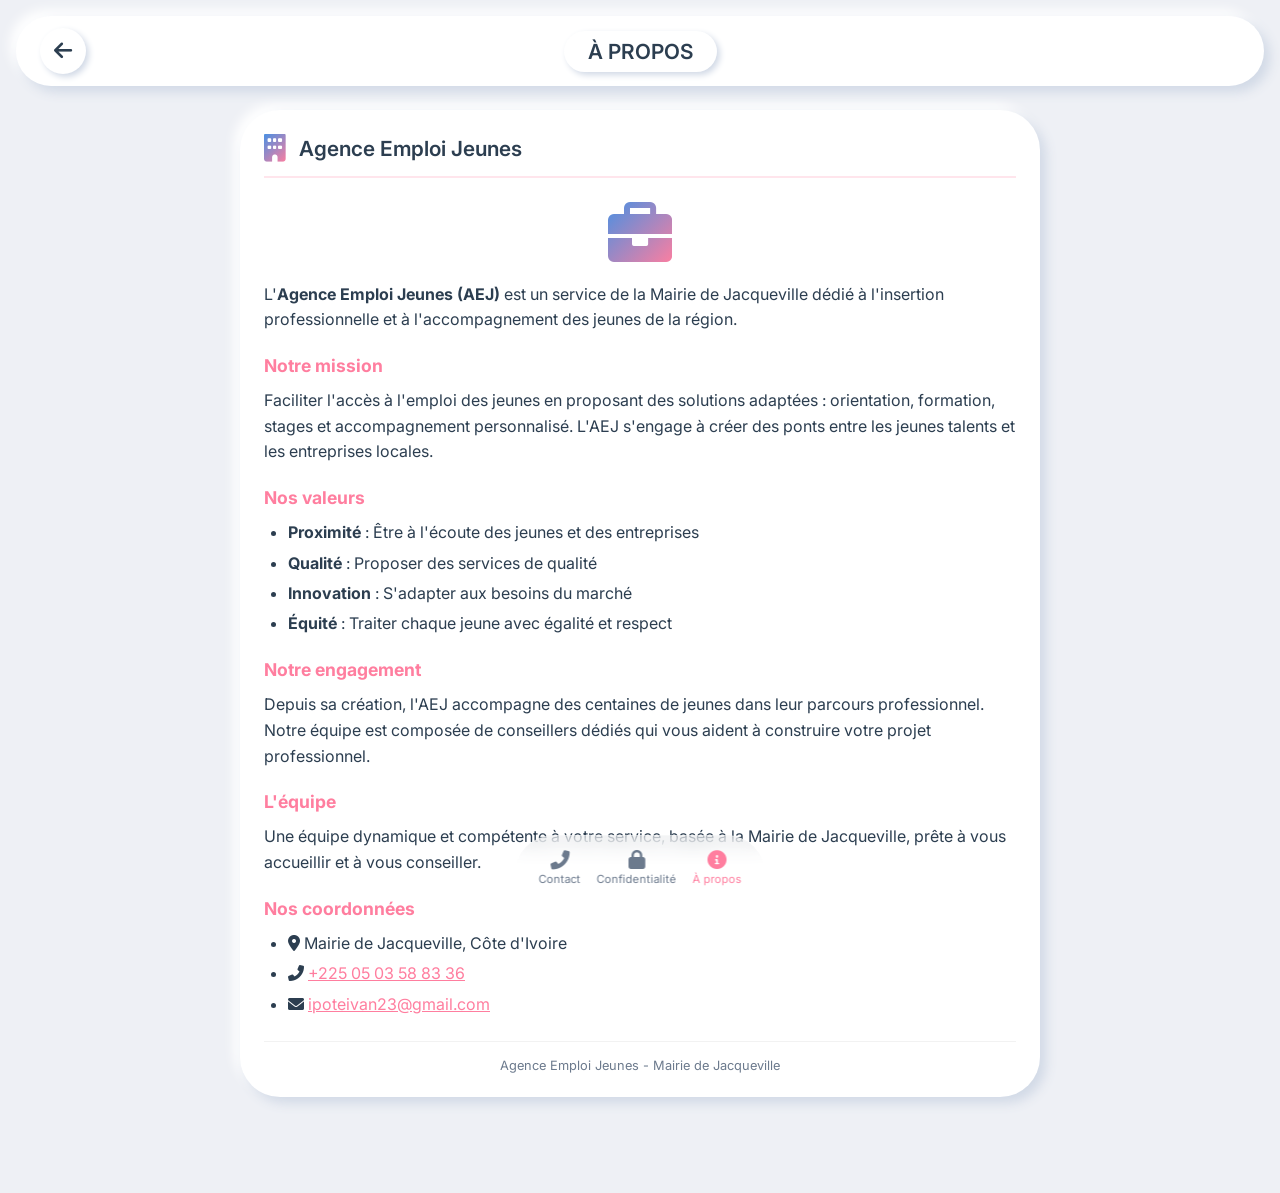
<file: apropos.html>
<!DOCTYPE html>
<html lang="fr">
<head>
  <meta charset="UTF-8">
  <meta name="viewport" content="width=device-width, initial-scale=1.0, maximum-scale=5.0">
  
  <!-- SEO - Titre optimisé -->
  <title>AEJ Stagiaire • À propos - Agence Emploi Jeunes</title>
  
  <!-- SEO - Meta description -->
  <meta name="description" content="Découvrez l'Agence Emploi Jeunes (AEJ) de Jacqueville, Côte d'Ivoire. Notre mission, nos valeurs et notre engagement pour l'insertion professionnelle des jeunes.">
  <meta name="keywords" content="AEJ, Agence Emploi Jeunes, Jacqueville, Côte d'Ivoire, insertion professionnelle, emploi jeunes, stagiaire">
  <meta name="author" content="Agence Emploi Jeunes">
  <meta name="robots" content="index, follow">
  
  <!-- Open Graph / Facebook -->
  <meta property="og:type" content="website">
  <meta property="og:url" content="https://ivan-26work.github.io/ma-fiche-aej/apropos.html">
  <meta property="og:title" content="AEJ - À propos | Agence Emploi Jeunes">
  <meta property="og:description" content="Découvrez l'Agence Emploi Jeunes de Jacqueville, Côte d'Ivoire. Notre mission, nos valeurs et notre engagement pour l'insertion professionnelle des jeunes.">
  <meta property="og:image" content="https://ivan-26work.github.io/ma-fiche-aej/assets/logo.png">
  <meta property="og:image:width" content="512">
  <meta property="og:image:height" content="512">
  <meta property="og:site_name" content="AEJ Espace Stagiaire">
  <meta property="og:locale" content="fr_FR">
  
  <!-- Twitter Cards -->
  <meta name="twitter:card" content="summary_large_image">
  <meta name="twitter:title" content="AEJ - À propos">
  <meta name="twitter:description" content="Découvrez l'Agence Emploi Jeunes de Jacqueville.">
  <meta name="twitter:image" content="https://ivan-26work.github.io/ma-fiche-aej/assets/logo.png">
  
  <!-- Structured Data / Schema.org -->
  <script type="application/ld+json">
  {
    "@context": "https://schema.org",
    "@type": "AboutPage",
    "name": "À propos - Agence Emploi Jeunes",
    "description": "Présentation de l'Agence Emploi Jeunes de Jacqueville",
    "url": "https://ivan-26work.github.io/ma-fiche-aej/apropos.html",
    "publisher": {
      "@type": "Organization",
      "name": "Agence Emploi Jeunes",
      "logo": "https://ivan-26work.github.io/ma-fiche-aej/assets/logo.png",
      "address": {
        "@type": "PostalAddress",
        "addressLocality": "Jacqueville",
        "addressCountry": "Côte d'Ivoire"
      }
    }
  }
  </script>
  
  <!-- Favicon -->
  <link rel="icon" type="image/png" href="assets/favicon.png">
  <link rel="apple-touch-icon" href="assets/logo.png">
  <link rel="canonical" href="https://ivan-26work.github.io/ma-fiche-aej/apropos.html">
  
  <!-- Google Fonts -->
  <link href="https://fonts.googleapis.com/css2?family=Inter:wght@300;400;500;600;700&display=swap" rel="stylesheet">
  <!-- Font Awesome -->
  <link rel="stylesheet" href="https://cdnjs.cloudflare.com/ajax/libs/font-awesome/6.0.0-beta3/css/all.min.css">
  
  <style>
    * {
      margin: 0;
      padding: 0;
      box-sizing: border-box;
    }

    :root {
      --primary-blue: #4a90e2;
      --primary-pink: #ff7e9f;
      --gradient-main: linear-gradient(135deg, #4a90e2, #ff7e9f);
      --bg-soft: #eef0f5;
      --neu-shadow-light: 6px 6px 12px #d1d9e6, -6px -6px 12px #ffffff;
      --neu-shadow-medium: 8px 8px 16px #d1d9e6, -8px -8px 16px #ffffff;
      --neu-shadow-small: 3px 3px 6px #d1d9e6, -3px -3px 6px #ffffff;
      --text-dark: #2c3e50;
      --text-light: #6c7a8d;
      --card-bg: #ffffff;
    }

    body {
      font-family: 'Inter', sans-serif;
      background: var(--bg-soft);
      min-height: 100vh;
      color: var(--text-dark);
      padding: 1rem 1rem 80px 1rem;
    }

    /* Header */
    .header {
      position: sticky;
      top: 1rem;
      height: 70px;
      background: var(--card-bg);
      border-radius: 40px;
      padding: 0 1.5rem;
      display: flex;
      align-items: center;
      justify-content: space-between;
      box-shadow: var(--neu-shadow-light);
      margin-bottom: 1.5rem;
    }

    .back-btn {
      width: 46px;
      height: 46px;
      border-radius: 50%;
      display: flex;
      align-items: center;
      justify-content: center;
      background: var(--card-bg);
      box-shadow: var(--neu-shadow-small);
      color: var(--text-dark);
      text-decoration: none;
      font-size: 1.3rem;
      transition: all 0.2s;
    }

    .back-btn:hover {
      transform: translateX(-3px);
      color: var(--primary-pink);
    }

    .page-title {
      font-size: 1.3rem;
      font-weight: 600;
      padding: 0.5rem 1.5rem;
      border-radius: 40px;
      background: var(--card-bg);
      box-shadow: var(--neu-shadow-small);
      color: var(--text-dark);
    }

    .header-placeholder {
      width: 46px;
      height: 46px;
    }

    /* Main content */
    .main-content {
      max-width: 800px;
      margin: 0 auto;
    }

    /* Card */
    .legal-card {
      background: var(--card-bg);
      border-radius: 40px;
      padding: 1.5rem;
      margin-bottom: 1rem;
      box-shadow: var(--neu-shadow-light);
    }

    .card-header {
      display: flex;
      align-items: center;
      gap: 0.8rem;
      margin-bottom: 1.5rem;
      padding-bottom: 0.8rem;
      border-bottom: 2px solid rgba(255, 126, 159, 0.2);
    }

    .card-header i {
      font-size: 1.8rem;
      background: var(--gradient-main);
      -webkit-background-clip: text;
      background-clip: text;
      color: transparent;
    }

    .card-header h2 {
      font-size: 1.3rem;
      font-weight: 600;
      color: var(--text-dark);
    }

    .legal-content {
      line-height: 1.6;
      color: var(--text-dark);
    }

    .legal-content p {
      margin-bottom: 1rem;
    }

    .legal-content h3 {
      font-size: 1.1rem;
      margin: 1.2rem 0 0.5rem 0;
      color: var(--primary-pink);
    }

    .legal-content ul {
      margin: 0.5rem 0 1rem 1.5rem;
    }

    .legal-content li {
      margin-bottom: 0.3rem;
    }

    .legal-date {
      margin-top: 1.5rem;
      padding-top: 1rem;
      border-top: 1px solid rgba(0, 0, 0, 0.05);
      font-size: 0.8rem;
      color: var(--text-light);
      text-align: center;
    }

    /* Logo AEJ dans le contenu */
    .aej-logo {
      display: flex;
      justify-content: center;
      margin: 1rem 0;
    }

    .aej-logo i {
      font-size: 4rem;
      background: var(--gradient-main);
      -webkit-background-clip: text;
      background-clip: text;
      color: transparent;
    }

    /* Footer navigation */
    .footer-nav {
      position: fixed;
      bottom: 0;
      left: 0;
      right: 0;
      height: 65px;
      background: rgba(255, 255, 255, 0.2);
      backdrop-filter: blur(10px);
      border-top: 1px solid rgba(255, 255, 255, 0.3);
      display: flex;
      justify-content: space-around;
      align-items: center;
      padding: 0 1rem;
      z-index: 90;
    }

    .footer-link {
      display: flex;
      flex-direction: column;
      align-items: center;
      gap: 0.2rem;
      color: var(--text-light);
      text-decoration: none;
      font-size: 0.7rem;
      transition: all 0.2s;
      padding: 0.5rem;
      border-radius: 30px;
    }

    .footer-link i {
      font-size: 1.2rem;
    }

    .footer-link:hover {
      color: var(--primary-pink);
      background: rgba(255, 255, 255, 0.3);
    }

    .footer-link.active {
      color: var(--primary-pink);
    }

    /* Responsive */
    @media (max-width: 600px) {
      body {
        padding: 0.8rem 0.8rem 80px 0.8rem;
      }

      .header {
        height: 60px;
        padding: 0 1rem;
      }

      .back-btn {
        width: 40px;
        height: 40px;
        font-size: 1.1rem;
      }

      .page-title {
        font-size: 1rem;
        padding: 0.3rem 1rem;
      }

      .header-placeholder {
        width: 40px;
        height: 40px;
      }

      .legal-card {
        padding: 1.2rem;
      }

      .card-header h2 {
        font-size: 1.1rem;
      }
    }

    @media (min-width: 768px) {
      .footer-nav {
        max-width: 500px;
        left: 50%;
        right: auto;
        transform: translateX(-50%);
        border-radius: 40px 40px 0 0;
        background: rgba(255, 255, 255, 0.3);
      }
    }

    /* Mode nuit */
    body.night-mode {
      --bg-soft: #1a1e24;
      --text-dark: #e0e0e0;
      --text-light: #a0b0c0;
      --card-bg: #23282f;
    }

    body.night-mode .header,
    body.night-mode .legal-card {
      background: var(--card-bg);
    }

    body.night-mode .footer-nav {
      background: rgba(35, 40, 47, 0.4);
      border-top: 1px solid rgba(255, 255, 255, 0.1);
    }
  </style>
</head>
<body>
  <h1 class="visually-hidden">À propos - Agence Emploi Jeunes Jacqueville</h1>

  <!-- HEADER AVEC RETOUR -->
  <header class="header">
    <a href="index.html" class="back-btn" id="backBtn" aria-label="Retour à l'accueil">
      <i class="fas fa-arrow-left"></i>
    </a>
    <span class="page-title">À PROPOS</span>
    <div class="header-placeholder"></div>
  </header>

  <!-- CONTENU PRINCIPAL -->
  <main class="main-content">
    <div class="legal-card">
      <div class="card-header">
        <i class="fas fa-building"></i>
        <h2>Agence Emploi Jeunes</h2>
      </div>
      
      <div class="legal-content">
        <div class="aej-logo">
          <i class="fas fa-briefcase"></i>
        </div>
        
        <p>L'<strong>Agence Emploi Jeunes (AEJ)</strong> est un service de la Mairie de Jacqueville dédié à l'insertion professionnelle et à l'accompagnement des jeunes de la région.</p>
        
        <h3>Notre mission</h3>
        <p>Faciliter l'accès à l'emploi des jeunes en proposant des solutions adaptées : orientation, formation, stages et accompagnement personnalisé. L'AEJ s'engage à créer des ponts entre les jeunes talents et les entreprises locales.</p>
        
        <h3>Nos valeurs</h3>
        <ul>
          <li><strong>Proximité</strong> : Être à l'écoute des jeunes et des entreprises</li>
          <li><strong>Qualité</strong> : Proposer des services de qualité</li>
          <li><strong>Innovation</strong> : S'adapter aux besoins du marché</li>
          <li><strong>Équité</strong> : Traiter chaque jeune avec égalité et respect</li>
        </ul>
        
        <h3>Notre engagement</h3>
        <p>Depuis sa création, l'AEJ accompagne des centaines de jeunes dans leur parcours professionnel. Notre équipe est composée de conseillers dédiés qui vous aident à construire votre projet professionnel.</p>
        
        <h3>L'équipe</h3>
        <p>Une équipe dynamique et compétente à votre service, basée à la Mairie de Jacqueville, prête à vous accueillir et à vous conseiller.</p>
        
        <h3>Nos coordonnées</h3>
        <ul>
          <li><i class="fas fa-map-marker-alt"></i> Mairie de Jacqueville, Côte d'Ivoire</li>
          <li><i class="fas fa-phone-alt"></i> <a href="tel:+2250503588336" style="color: var(--primary-pink);">+225 05 03 58 83 36</a></li>
          <li><i class="fas fa-envelope"></i> <a href="mailto:ipoteivan23@gmail.com" style="color: var(--primary-pink);">ipoteivan23@gmail.com</a></li>
        </ul>
      </div>
      
      <div class="legal-date">
        Agence Emploi Jeunes - Mairie de Jacqueville
      </div>
    </div>
  </main>

  <!-- FOOTER NAVIGATION -->
  <footer class="footer-nav">
    <a href="contact.html" class="footer-link">
      <i class="fas fa-phone-alt"></i>
      <span>Contact</span>
    </a>
    <a href="confidentialite.html" class="footer-link">
      <i class="fas fa-lock"></i>
      <span>Confidentialité</span>
    </a>
    <a href="apropos.html" class="footer-link active">
      <i class="fas fa-info-circle"></i>
      <span>À propos</span>
    </a>
  </footer>

  <script>
    // Thème
    const savedTheme = localStorage.getItem('theme');
    if (savedTheme === 'night') {
      document.body.classList.add('night-mode');
    }
  </script>

  <style>
    .visually-hidden {
      position: absolute;
      width: 1px;
      height: 1px;
      padding: 0;
      margin: -1px;
      overflow: hidden;
      clip: rect(0, 0, 0, 0);
      white-space: nowrap;
      border: 0;
    }
  </style>
</body>
</html>
</file>
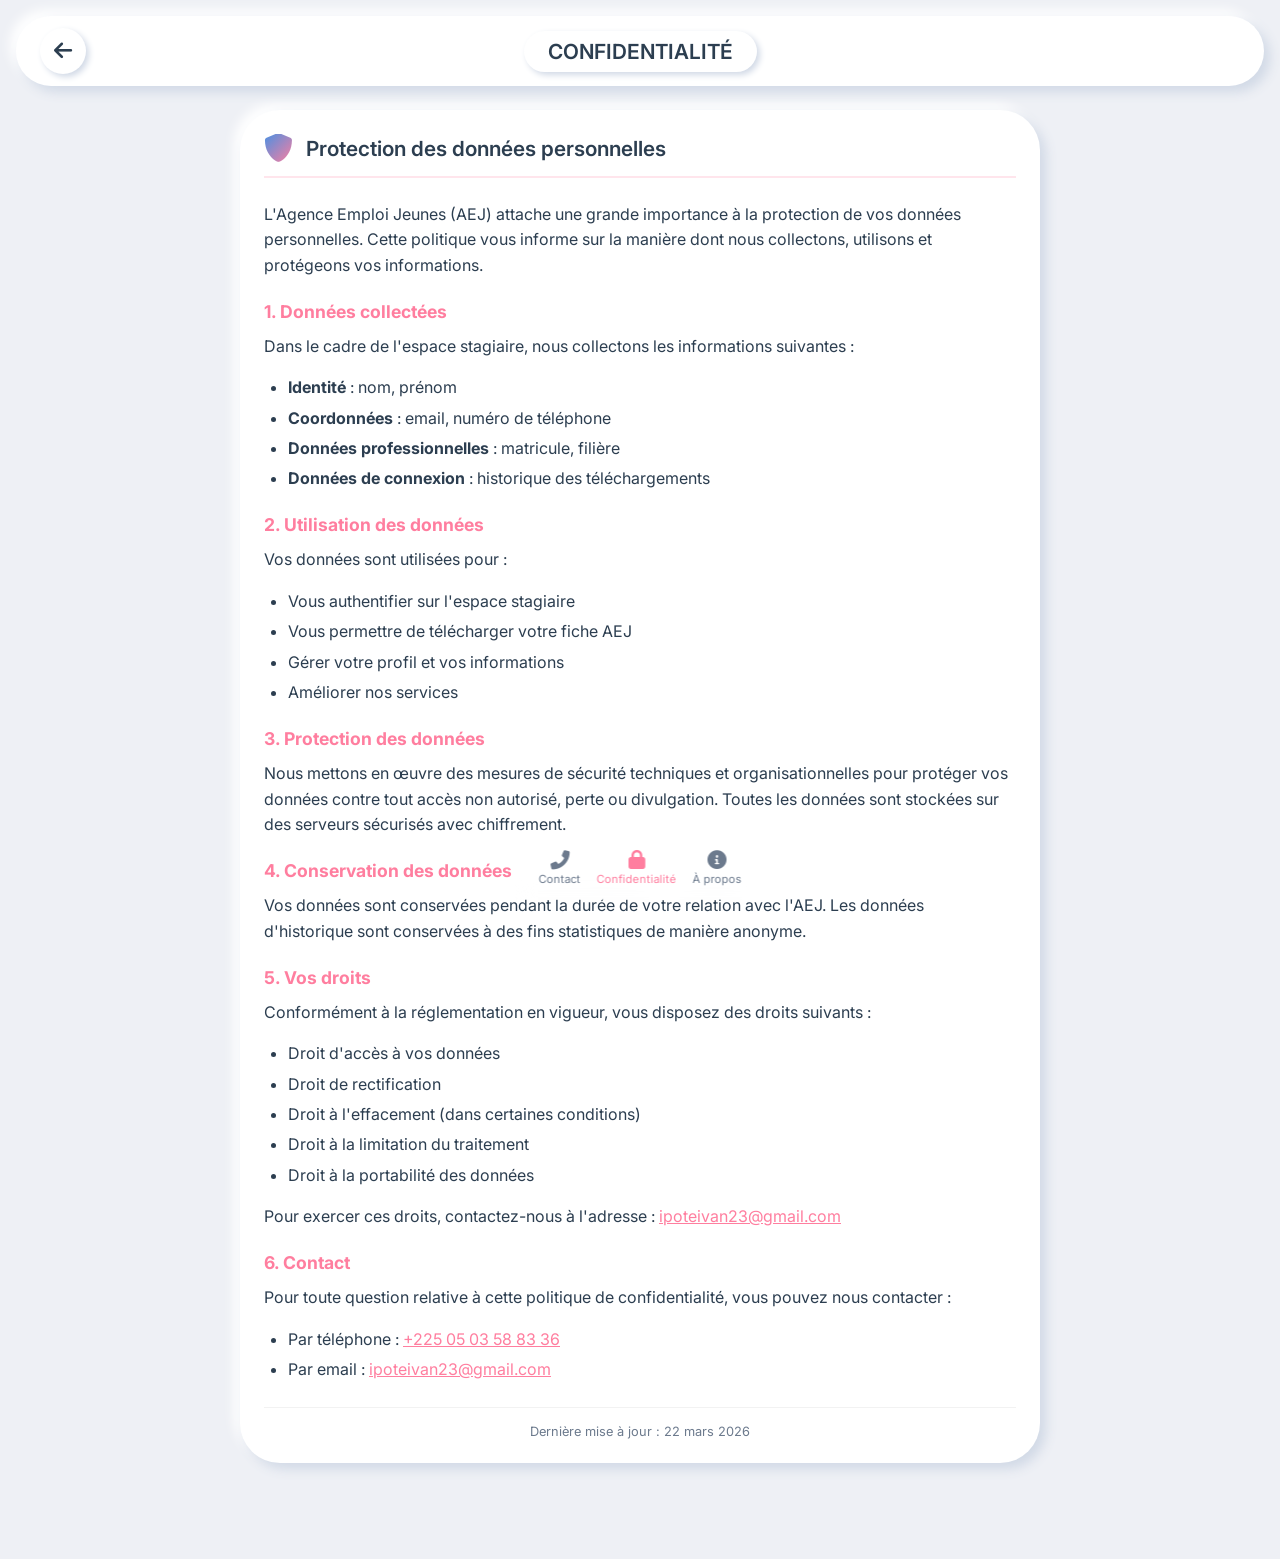
<file: confidentialite.html>
<!DOCTYPE html>
<html lang="fr">
<head>
  <meta charset="UTF-8">
  <meta name="viewport" content="width=device-width, initial-scale=1.0, maximum-scale=5.0">
  
  <!-- SEO - Titre optimisé -->
  <title>AEJ Stagiaire • Confidentialité et Protection des données</title>
  
  <!-- SEO - Meta description -->
  <meta name="description" content="Politique de confidentialité de l'espace stagiaire AEJ. Découvrez comment vos données personnelles sont collectées, utilisées et protégées.">
  <meta name="keywords" content="AEJ, confidentialité, données personnelles, protection des données, stagiaire, RGPD">
  <meta name="author" content="Agence Emploi Jeunes">
  <meta name="robots" content="index, follow">
  
  <!-- Open Graph / Facebook -->
  <meta property="og:type" content="website">
  <meta property="og:url" content="https://ivan-26work.github.io/ma-fiche-aej/confidentialite.html">
  <meta property="og:title" content="AEJ - Politique de confidentialité">
  <meta property="og:description" content="Politique de confidentialité de l'espace stagiaire AEJ. Protection de vos données personnelles.">
  <meta property="og:image" content="https://ivan-26work.github.io/ma-fiche-aej/assets/logo.png">
  <meta property="og:image:width" content="512">
  <meta property="og:image:height" content="512">
  <meta property="og:site_name" content="AEJ Espace Stagiaire">
  <meta property="og:locale" content="fr_FR">
  
  <!-- Twitter Cards -->
  <meta name="twitter:card" content="summary_large_image">
  <meta name="twitter:title" content="AEJ - Politique de confidentialité">
  <meta name="twitter:description" content="Protection de vos données personnelles sur l'espace stagiaire AEJ.">
  <meta name="twitter:image" content="https://ivan-26work.github.io/ma-fiche-aej/assets/logo.png">
  
  <!-- Structured Data / Schema.org -->
  <script type="application/ld+json">
  {
    "@context": "https://schema.org",
    "@type": "WebPage",
    "name": "Politique de confidentialité",
    "description": "Politique de confidentialité de l'espace stagiaire de l'Agence Emploi Jeunes",
    "url": "https://ivan-26work.github.io/ma-fiche-aej/confidentialite.html",
    "publisher": {
      "@type": "Organization",
      "name": "Agence Emploi Jeunes",
      "logo": "https://ivan-26work.github.io/ma-fiche-aej/assets/logo.png"
    }
  }
  </script>
  
  <!-- Favicon -->
  <link rel="icon" type="image/png" href="assets/favicon.png">
  <link rel="apple-touch-icon" href="assets/logo.png">
  <link rel="canonical" href="https://ivan-26work.github.io/ma-fiche-aej/confidentialite.html">
  
  <!-- Google Fonts -->
  <link href="https://fonts.googleapis.com/css2?family=Inter:wght@300;400;500;600;700&display=swap" rel="stylesheet">
  <!-- Font Awesome -->
  <link rel="stylesheet" href="https://cdnjs.cloudflare.com/ajax/libs/font-awesome/6.0.0-beta3/css/all.min.css">
  
  <style>
    * {
      margin: 0;
      padding: 0;
      box-sizing: border-box;
    }

    :root {
      --primary-blue: #4a90e2;
      --primary-pink: #ff7e9f;
      --gradient-main: linear-gradient(135deg, #4a90e2, #ff7e9f);
      --bg-soft: #eef0f5;
      --neu-shadow-light: 6px 6px 12px #d1d9e6, -6px -6px 12px #ffffff;
      --neu-shadow-medium: 8px 8px 16px #d1d9e6, -8px -8px 16px #ffffff;
      --neu-shadow-small: 3px 3px 6px #d1d9e6, -3px -3px 6px #ffffff;
      --text-dark: #2c3e50;
      --text-light: #6c7a8d;
      --card-bg: #ffffff;
    }

    body {
      font-family: 'Inter', sans-serif;
      background: var(--bg-soft);
      min-height: 100vh;
      color: var(--text-dark);
      padding: 1rem 1rem 80px 1rem;
    }

    /* Header */
    .header {
      position: sticky;
      top: 1rem;
      height: 70px;
      background: var(--card-bg);
      border-radius: 40px;
      padding: 0 1.5rem;
      display: flex;
      align-items: center;
      justify-content: space-between;
      box-shadow: var(--neu-shadow-light);
      margin-bottom: 1.5rem;
    }

    .back-btn {
      width: 46px;
      height: 46px;
      border-radius: 50%;
      display: flex;
      align-items: center;
      justify-content: center;
      background: var(--card-bg);
      box-shadow: var(--neu-shadow-small);
      color: var(--text-dark);
      text-decoration: none;
      font-size: 1.3rem;
      transition: all 0.2s;
    }

    .back-btn:hover {
      transform: translateX(-3px);
      color: var(--primary-pink);
    }

    .page-title {
      font-size: 1.3rem;
      font-weight: 600;
      padding: 0.5rem 1.5rem;
      border-radius: 40px;
      background: var(--card-bg);
      box-shadow: var(--neu-shadow-small);
      color: var(--text-dark);
    }

    .header-placeholder {
      width: 46px;
      height: 46px;
    }

    /* Main content */
    .main-content {
      max-width: 800px;
      margin: 0 auto;
    }

    /* Card */
    .legal-card {
      background: var(--card-bg);
      border-radius: 40px;
      padding: 1.5rem;
      margin-bottom: 1rem;
      box-shadow: var(--neu-shadow-light);
    }

    .card-header {
      display: flex;
      align-items: center;
      gap: 0.8rem;
      margin-bottom: 1.5rem;
      padding-bottom: 0.8rem;
      border-bottom: 2px solid rgba(255, 126, 159, 0.2);
    }

    .card-header i {
      font-size: 1.8rem;
      background: var(--gradient-main);
      -webkit-background-clip: text;
      background-clip: text;
      color: transparent;
    }

    .card-header h2 {
      font-size: 1.3rem;
      font-weight: 600;
      color: var(--text-dark);
    }

    .legal-content {
      line-height: 1.6;
      color: var(--text-dark);
    }

    .legal-content p {
      margin-bottom: 1rem;
    }

    .legal-content h3 {
      font-size: 1.1rem;
      margin: 1.2rem 0 0.5rem 0;
      color: var(--primary-pink);
    }

    .legal-content ul {
      margin: 0.5rem 0 1rem 1.5rem;
    }

    .legal-content li {
      margin-bottom: 0.3rem;
    }

    .legal-date {
      margin-top: 1.5rem;
      padding-top: 1rem;
      border-top: 1px solid rgba(0, 0, 0, 0.05);
      font-size: 0.8rem;
      color: var(--text-light);
      text-align: center;
    }

    /* Footer navigation */
    .footer-nav {
      position: fixed;
      bottom: 0;
      left: 0;
      right: 0;
      height: 65px;
      background: rgba(255, 255, 255, 0.2);
      backdrop-filter: blur(10px);
      border-top: 1px solid rgba(255, 255, 255, 0.3);
      display: flex;
      justify-content: space-around;
      align-items: center;
      padding: 0 1rem;
      z-index: 90;
    }

    .footer-link {
      display: flex;
      flex-direction: column;
      align-items: center;
      gap: 0.2rem;
      color: var(--text-light);
      text-decoration: none;
      font-size: 0.7rem;
      transition: all 0.2s;
      padding: 0.5rem;
      border-radius: 30px;
    }

    .footer-link i {
      font-size: 1.2rem;
    }

    .footer-link:hover {
      color: var(--primary-pink);
      background: rgba(255, 255, 255, 0.3);
    }

    .footer-link.active {
      color: var(--primary-pink);
    }

    /* Responsive */
    @media (max-width: 600px) {
      body {
        padding: 0.8rem 0.8rem 80px 0.8rem;
      }

      .header {
        height: 60px;
        padding: 0 1rem;
      }

      .back-btn {
        width: 40px;
        height: 40px;
        font-size: 1.1rem;
      }

      .page-title {
        font-size: 1rem;
        padding: 0.3rem 1rem;
      }

      .header-placeholder {
        width: 40px;
        height: 40px;
      }

      .legal-card {
        padding: 1.2rem;
      }

      .card-header h2 {
        font-size: 1.1rem;
      }
    }

    @media (min-width: 768px) {
      .footer-nav {
        max-width: 500px;
        left: 50%;
        right: auto;
        transform: translateX(-50%);
        border-radius: 40px 40px 0 0;
        background: rgba(255, 255, 255, 0.3);
      }
    }

    /* Mode nuit */
    body.night-mode {
      --bg-soft: #1a1e24;
      --text-dark: #e0e0e0;
      --text-light: #a0b0c0;
      --card-bg: #23282f;
    }

    body.night-mode .header,
    body.night-mode .legal-card {
      background: var(--card-bg);
    }

    body.night-mode .footer-nav {
      background: rgba(35, 40, 47, 0.4);
      border-top: 1px solid rgba(255, 255, 255, 0.1);
    }
  </style>
</head>
<body>
  <h1 class="visually-hidden">Politique de confidentialité - AEJ Stagiaire</h1>

  <!-- HEADER AVEC RETOUR -->
  <header class="header">
    <a href="index.html" class="back-btn" id="backBtn" aria-label="Retour à l'accueil">
      <i class="fas fa-arrow-left"></i>
    </a>
    <span class="page-title">CONFIDENTIALITÉ</span>
    <div class="header-placeholder"></div>
  </header>

  <!-- CONTENU PRINCIPAL -->
  <main class="main-content">
    <div class="legal-card">
      <div class="card-header">
        <i class="fas fa-shield-alt"></i>
        <h2>Protection des données personnelles</h2>
      </div>
      
      <div class="legal-content">
        <p>L'Agence Emploi Jeunes (AEJ) attache une grande importance à la protection de vos données personnelles. Cette politique vous informe sur la manière dont nous collectons, utilisons et protégeons vos informations.</p>
        
        <h3>1. Données collectées</h3>
        <p>Dans le cadre de l'espace stagiaire, nous collectons les informations suivantes :</p>
        <ul>
          <li><strong>Identité</strong> : nom, prénom</li>
          <li><strong>Coordonnées</strong> : email, numéro de téléphone</li>
          <li><strong>Données professionnelles</strong> : matricule, filière</li>
          <li><strong>Données de connexion</strong> : historique des téléchargements</li>
        </ul>
        
        <h3>2. Utilisation des données</h3>
        <p>Vos données sont utilisées pour :</p>
        <ul>
          <li>Vous authentifier sur l'espace stagiaire</li>
          <li>Vous permettre de télécharger votre fiche AEJ</li>
          <li>Gérer votre profil et vos informations</li>
          <li>Améliorer nos services</li>
        </ul>
        
        <h3>3. Protection des données</h3>
        <p>Nous mettons en œuvre des mesures de sécurité techniques et organisationnelles pour protéger vos données contre tout accès non autorisé, perte ou divulgation. Toutes les données sont stockées sur des serveurs sécurisés avec chiffrement.</p>
        
        <h3>4. Conservation des données</h3>
        <p>Vos données sont conservées pendant la durée de votre relation avec l'AEJ. Les données d'historique sont conservées à des fins statistiques de manière anonyme.</p>
        
        <h3>5. Vos droits</h3>
        <p>Conformément à la réglementation en vigueur, vous disposez des droits suivants :</p>
        <ul>
          <li>Droit d'accès à vos données</li>
          <li>Droit de rectification</li>
          <li>Droit à l'effacement (dans certaines conditions)</li>
          <li>Droit à la limitation du traitement</li>
          <li>Droit à la portabilité des données</li>
        </ul>
        <p>Pour exercer ces droits, contactez-nous à l'adresse : <a href="mailto:ipoteivan23@gmail.com" style="color: var(--primary-pink);">ipoteivan23@gmail.com</a></p>
        
        <h3>6. Contact</h3>
        <p>Pour toute question relative à cette politique de confidentialité, vous pouvez nous contacter :</p>
        <ul>
          <li>Par téléphone : <a href="tel:+2250503588336" style="color: var(--primary-pink);">+225 05 03 58 83 36</a></li>
          <li>Par email : <a href="mailto:ipoteivan23@gmail.com" style="color: var(--primary-pink);">ipoteivan23@gmail.com</a></li>
        </ul>
      </div>
      
      <div class="legal-date">
        Dernière mise à jour : 22 mars 2026
      </div>
    </div>
  </main>

  <!-- FOOTER NAVIGATION -->
  <footer class="footer-nav">
    <a href="contact.html" class="footer-link">
      <i class="fas fa-phone-alt"></i>
      <span>Contact</span>
    </a>
    <a href="confidentialite.html" class="footer-link active">
      <i class="fas fa-lock"></i>
      <span>Confidentialité</span>
    </a>
    <a href="apropos.html" class="footer-link">
      <i class="fas fa-info-circle"></i>
      <span>À propos</span>
    </a>
  </footer>

  <script>
    // Thème
    const savedTheme = localStorage.getItem('theme');
    if (savedTheme === 'night') {
      document.body.classList.add('night-mode');
    }
  </script>

  <style>
    .visually-hidden {
      position: absolute;
      width: 1px;
      height: 1px;
      padding: 0;
      margin: -1px;
      overflow: hidden;
      clip: rect(0, 0, 0, 0);
      white-space: nowrap;
      border: 0;
    }
  </style>
</body>
</html>
</file>
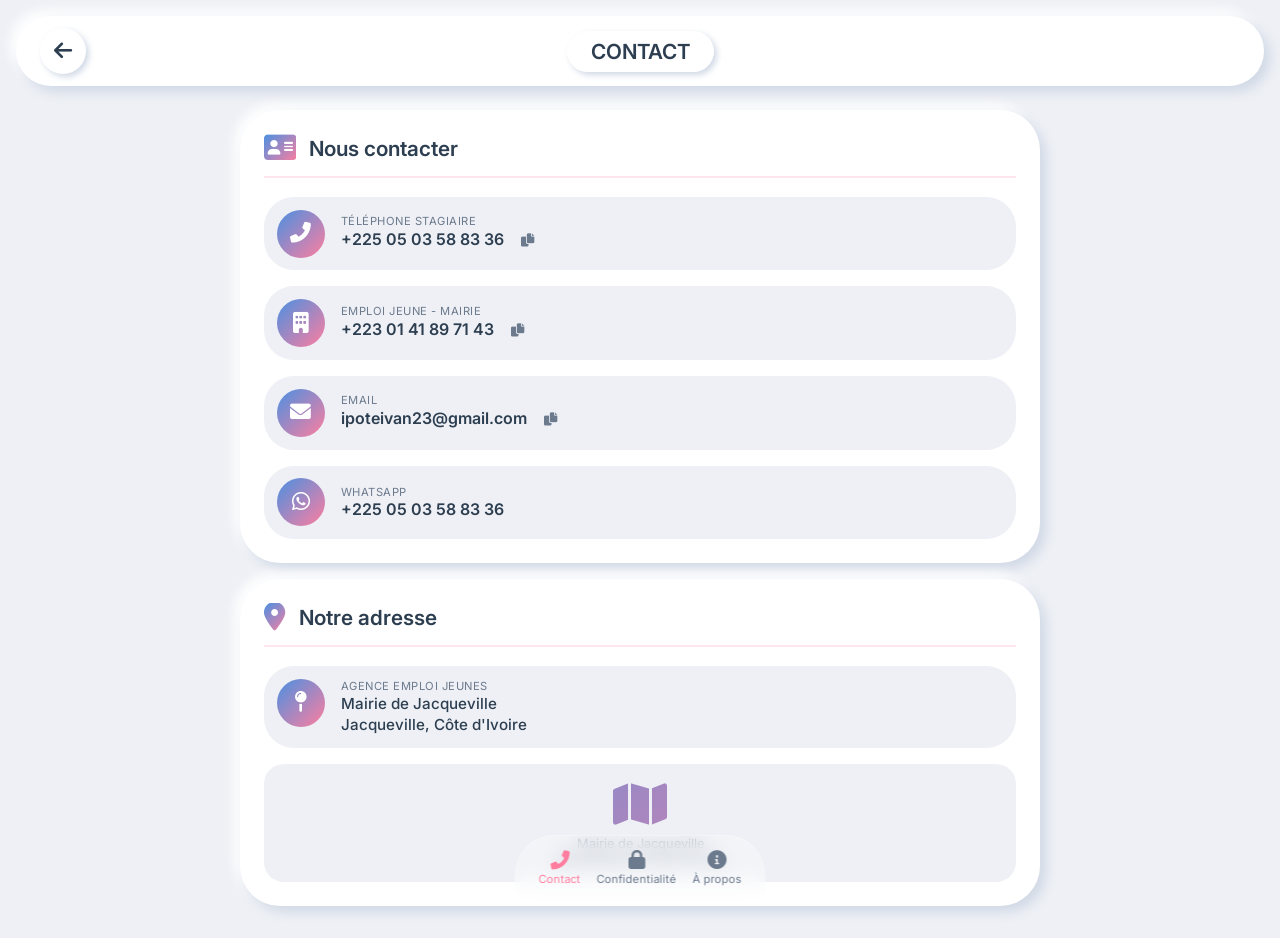
<file: contact.html>
<!DOCTYPE html>
<html lang="fr">
<head>
  <meta charset="UTF-8">
  <meta name="viewport" content="width=device-width, initial-scale=1.0, maximum-scale=5.0">
  
  <!-- SEO - Titre optimisé -->
  <title>AEJ Stagiaire • Contactez-nous</title>
  
  <!-- SEO - Meta description -->
  <meta name="description" content="Contactez l'Agence Emploi Jeunes de Jacqueville, Côte d'Ivoire. Téléphone, email et informations pour les stagiaires.">
  <meta name="keywords" content="AEJ, Agence Emploi Jeunes, contact, Jacqueville, Côte d'Ivoire, stagiaire, emploi jeune">
  <meta name="author" content="Agence Emploi Jeunes">
  <meta name="robots" content="index, follow">
  
  <!-- Open Graph / Facebook -->
  <meta property="og:type" content="website">
  <meta property="og:url" content="https://ivan-26work.github.io/ma-fiche-aej/contact.html">
  <meta property="og:title" content="AEJ - Contact | Agence Emploi Jeunes">
  <meta property="og:description" content="Contactez l'Agence Emploi Jeunes de Jacqueville. Téléphone, email et informations pour les stagiaires.">
  <meta property="og:image" content="https://ivan-26work.github.io/ma-fiche-aej/assets/logo.png">
  <meta property="og:image:width" content="512">
  <meta property="og:image:height" content="512">
  <meta property="og:site_name" content="AEJ Espace Stagiaire">
  <meta property="og:locale" content="fr_FR">
  
  <!-- Twitter Cards -->
  <meta name="twitter:card" content="summary_large_image">
  <meta name="twitter:title" content="AEJ - Contact">
  <meta name="twitter:description" content="Contactez l'Agence Emploi Jeunes de Jacqueville.">
  <meta name="twitter:image" content="https://ivan-26work.github.io/ma-fiche-aej/assets/logo.png">
  
  <!-- Structured Data / Schema.org -->
  <script type="application/ld+json">
  {
    "@context": "https://schema.org",
    "@type": "ContactPage",
    "name": "Contact - Agence Emploi Jeunes",
    "description": "Page de contact de l'Agence Emploi Jeunes de Jacqueville",
    "url": "https://ivan-26work.github.io/ma-fiche-aej/contact.html",
    "mainEntity": {
      "@type": "Organization",
      "name": "Agence Emploi Jeunes - Jacqueville",
      "address": {
        "@type": "PostalAddress",
        "addressLocality": "Jacqueville",
        "addressCountry": "Côte d'Ivoire"
      },
      "contactPoint": [
        {
          "@type": "ContactPoint",
          "telephone": "+2250503588336",
          "contactType": "customer service"
        },
        {
          "@type": "ContactPoint",
          "telephone": "+2230141897143",
          "contactType": "customer service"
        }
      ],
      "email": "ipoteivan23@gmail.com"
    }
  }
  </script>
  
  <!-- Favicon -->
  <link rel="icon" type="image/png" href="assets/favicon.png">
  <link rel="apple-touch-icon" href="assets/logo.png">
  <link rel="canonical" href="https://ivan-26work.github.io/ma-fiche-aej/contact.html">
  
  <!-- Google Fonts -->
  <link href="https://fonts.googleapis.com/css2?family=Inter:wght@300;400;500;600;700&display=swap" rel="stylesheet">
  <!-- Font Awesome -->
  <link rel="stylesheet" href="https://cdnjs.cloudflare.com/ajax/libs/font-awesome/6.0.0-beta3/css/all.min.css">
  
  <style>
    * {
      margin: 0;
      padding: 0;
      box-sizing: border-box;
    }

    :root {
      --primary-blue: #4a90e2;
      --primary-pink: #ff7e9f;
      --gradient-main: linear-gradient(135deg, #4a90e2, #ff7e9f);
      --bg-soft: #eef0f5;
      --neu-shadow-light: 6px 6px 12px #d1d9e6, -6px -6px 12px #ffffff;
      --neu-shadow-medium: 8px 8px 16px #d1d9e6, -8px -8px 16px #ffffff;
      --neu-shadow-small: 3px 3px 6px #d1d9e6, -3px -3px 6px #ffffff;
      --text-dark: #2c3e50;
      --text-light: #6c7a8d;
      --card-bg: #ffffff;
    }

    body {
      font-family: 'Inter', sans-serif;
      background: var(--bg-soft);
      min-height: 100vh;
      color: var(--text-dark);
      padding: 1rem;
    }

    /* Header */
    .header {
      position: sticky;
      top: 1rem;
      height: 70px;
      background: var(--card-bg);
      border-radius: 40px;
      padding: 0 1.5rem;
      display: flex;
      align-items: center;
      justify-content: space-between;
      box-shadow: var(--neu-shadow-light);
      margin-bottom: 1.5rem;
    }

    .back-btn {
      width: 46px;
      height: 46px;
      border-radius: 50%;
      display: flex;
      align-items: center;
      justify-content: center;
      background: var(--card-bg);
      box-shadow: var(--neu-shadow-small);
      color: var(--text-dark);
      text-decoration: none;
      font-size: 1.3rem;
      transition: all 0.2s;
    }

    .back-btn:hover {
      transform: translateX(-3px);
      color: var(--primary-pink);
    }

    .page-title {
      font-size: 1.3rem;
      font-weight: 600;
      padding: 0.5rem 1.5rem;
      border-radius: 40px;
      background: var(--card-bg);
      box-shadow: var(--neu-shadow-small);
      color: var(--text-dark);
    }

    .header-placeholder {
      width: 46px;
      height: 46px;
    }

    /* Main content */
    .main-content {
      max-width: 800px;
      margin: 0 auto;
    }

    /* Cartes */
    .contact-card {
      background: var(--card-bg);
      border-radius: 40px;
      padding: 1.5rem;
      margin-bottom: 1rem;
      box-shadow: var(--neu-shadow-light);
      transition: transform 0.2s;
    }

    .contact-card:hover {
      transform: translateY(-3px);
      box-shadow: var(--neu-shadow-medium);
    }

    .card-header {
      display: flex;
      align-items: center;
      gap: 0.8rem;
      margin-bottom: 1.2rem;
      padding-bottom: 0.8rem;
      border-bottom: 2px solid rgba(255, 126, 159, 0.2);
    }

    .card-header i {
      font-size: 1.8rem;
      background: var(--gradient-main);
      -webkit-background-clip: text;
      background-clip: text;
      color: transparent;
    }

    .card-header h2 {
      font-size: 1.3rem;
      font-weight: 600;
      color: var(--text-dark);
    }

    .contact-info {
      display: flex;
      flex-direction: column;
      gap: 1rem;
    }

    .contact-item {
      display: flex;
      align-items: center;
      gap: 1rem;
      padding: 0.8rem;
      background: var(--bg-soft);
      border-radius: 30px;
      transition: all 0.2s;
    }

    .contact-item:hover {
      transform: translateX(5px);
    }

    .contact-icon {
      width: 48px;
      height: 48px;
      border-radius: 50%;
      background: var(--gradient-main);
      display: flex;
      align-items: center;
      justify-content: center;
      flex-shrink: 0;
    }

    .contact-icon i {
      font-size: 1.3rem;
      color: white;
    }

    .contact-details {
      flex: 1;
    }

    .contact-label {
      font-size: 0.7rem;
      color: var(--text-light);
      text-transform: uppercase;
      letter-spacing: 0.5px;
    }

    .contact-value {
      font-size: 1rem;
      font-weight: 600;
      color: var(--text-dark);
      text-decoration: none;
      display: inline-block;
    }

    .contact-value a {
      color: var(--text-dark);
      text-decoration: none;
      transition: color 0.2s;
    }

    .contact-value a:hover {
      color: var(--primary-pink);
    }

    .btn-copy {
      background: none;
      border: none;
      color: var(--text-light);
      cursor: pointer;
      padding: 0.3rem;
      margin-left: 0.5rem;
      transition: color 0.2s;
    }

    .btn-copy:hover {
      color: var(--primary-pink);
    }

    /* Adresse */
    .address-info {
      display: flex;
      align-items: flex-start;
      gap: 1rem;
      padding: 0.8rem;
      background: var(--bg-soft);
      border-radius: 30px;
    }

    .address-icon {
      width: 48px;
      height: 48px;
      border-radius: 50%;
      background: var(--gradient-main);
      display: flex;
      align-items: center;
      justify-content: center;
      flex-shrink: 0;
    }

    .address-icon i {
      font-size: 1.3rem;
      color: white;
    }

    .address-text {
      flex: 1;
    }

    .address-label {
      font-size: 0.7rem;
      color: var(--text-light);
      text-transform: uppercase;
      letter-spacing: 0.5px;
    }

    .address-value {
      font-size: 0.95rem;
      font-weight: 500;
      color: var(--text-dark);
      line-height: 1.4;
    }

    /* Map placeholder */
    .map-placeholder {
      margin-top: 1rem;
      background: var(--bg-soft);
      border-radius: 20px;
      padding: 1rem;
      text-align: center;
    }

    .map-placeholder i {
      font-size: 3rem;
      background: var(--gradient-main);
      -webkit-background-clip: text;
      background-clip: text;
      color: transparent;
      margin-bottom: 0.5rem;
      display: block;
    }

    .map-placeholder p {
      font-size: 0.8rem;
      color: var(--text-light);
    }

    /* Footer navigation */
    .footer-nav {
      position: fixed;
      bottom: 0;
      left: 0;
      right: 0;
      height: 65px;
      background: rgba(255, 255, 255, 0.2);
      backdrop-filter: blur(10px);
      border-top: 1px solid rgba(255, 255, 255, 0.3);
      display: flex;
      justify-content: space-around;
      align-items: center;
      padding: 0 1rem;
      z-index: 90;
    }

    .footer-link {
      display: flex;
      flex-direction: column;
      align-items: center;
      gap: 0.2rem;
      color: var(--text-light);
      text-decoration: none;
      font-size: 0.7rem;
      transition: all 0.2s;
      padding: 0.5rem;
      border-radius: 30px;
    }

    .footer-link i {
      font-size: 1.2rem;
    }

    .footer-link:hover {
      color: var(--primary-pink);
      background: rgba(255, 255, 255, 0.3);
    }

    .footer-link.active {
      color: var(--primary-pink);
    }

    /* Notification */
    .toast-notification {
      position: fixed;
      bottom: 80px;
      left: 50%;
      transform: translateX(-50%);
      background: var(--card-bg);
      border-radius: 50px;
      padding: 0.8rem 1.5rem;
      font-size: 0.85rem;
      font-weight: 500;
      color: var(--text-dark);
      box-shadow: var(--neu-shadow-medium);
      z-index: 2000;
      animation: fadeInUp 0.3s ease;
    }

    @keyframes fadeInUp {
      from {
        opacity: 0;
        transform: translateX(-50%) translateY(20px);
      }
      to {
        opacity: 1;
        transform: translateX(-50%) translateY(0);
      }
    }

    /* Responsive */
    @media (max-width: 600px) {
      body {
        padding: 0.8rem 0.8rem 80px 0.8rem;
      }

      .header {
        height: 60px;
        padding: 0 1rem;
      }

      .back-btn {
        width: 40px;
        height: 40px;
        font-size: 1.1rem;
      }

      .page-title {
        font-size: 1rem;
        padding: 0.3rem 1rem;
      }

      .header-placeholder {
        width: 40px;
        height: 40px;
      }

      .contact-card {
        padding: 1.2rem;
      }

      .card-header h2 {
        font-size: 1.1rem;
      }

      .contact-item {
        padding: 0.6rem;
      }

      .contact-icon {
        width: 40px;
        height: 40px;
      }

      .contact-icon i {
        font-size: 1rem;
      }

      .contact-value {
        font-size: 0.9rem;
      }
    }

    @media (min-width: 768px) {
      .footer-nav {
        max-width: 500px;
        left: 50%;
        right: auto;
        transform: translateX(-50%);
        border-radius: 40px 40px 0 0;
        background: rgba(255, 255, 255, 0.3);
      }
    }

    /* Mode nuit */
    body.night-mode {
      --bg-soft: #1a1e24;
      --text-dark: #e0e0e0;
      --text-light: #a0b0c0;
      --card-bg: #23282f;
    }

    body.night-mode .header,
    body.night-mode .contact-card {
      background: var(--card-bg);
    }

    body.night-mode .footer-nav {
      background: rgba(35, 40, 47, 0.4);
      border-top: 1px solid rgba(255, 255, 255, 0.1);
    }
  </style>
</head>
<body>
  <h1 class="visually-hidden">Contact - Agence Emploi Jeunes Jacqueville</h1>

  <!-- HEADER AVEC RETOUR -->
  <header class="header">
    <a href="index.html" class="back-btn" id="backBtn" aria-label="Retour à l'accueil">
      <i class="fas fa-arrow-left"></i>
    </a>
    <span class="page-title">CONTACT</span>
    <div class="header-placeholder"></div>
  </header>

  <!-- CONTENU PRINCIPAL -->
  <main class="main-content">
    <!-- Carte Contact -->
    <div class="contact-card">
      <div class="card-header">
        <i class="fas fa-address-card"></i>
        <h2>Nous contacter</h2>
      </div>
      
      <div class="contact-info">
        <!-- Téléphone 1 -->
        <div class="contact-item">
          <div class="contact-icon">
            <i class="fas fa-phone-alt"></i>
          </div>
          <div class="contact-details">
            <div class="contact-label">Téléphone Stagiaire</div>
            <div class="contact-value">
              <a href="tel:+2250503588336" id="phone1Link">+225 05 03 58 83 36</a>
              <button class="btn-copy" data-copy="+2250503588336" title="Copier">
                <i class="fas fa-copy"></i>
              </button>
            </div>
          </div>
        </div>

        <!-- Téléphone 2 - Emploi Jeune -->
        <div class="contact-item">
          <div class="contact-icon">
            <i class="fas fa-building"></i>
          </div>
          <div class="contact-details">
            <div class="contact-label">Emploi Jeune - Mairie</div>
            <div class="contact-value">
              <a href="tel:+2230141897143" id="phone2Link">+223 01 41 89 71 43</a>
              <button class="btn-copy" data-copy="+2230141897143" title="Copier">
                <i class="fas fa-copy"></i>
              </button>
            </div>
          </div>
        </div>

        <!-- Email -->
        <div class="contact-item">
          <div class="contact-icon">
            <i class="fas fa-envelope"></i>
          </div>
          <div class="contact-details">
            <div class="contact-label">Email</div>
            <div class="contact-value">
              <a href="mailto:ipoteivan23@gmail.com" id="emailLink">ipoteivan23@gmail.com</a>
              <button class="btn-copy" data-copy="ipoteivan23@gmail.com" title="Copier">
                <i class="fas fa-copy"></i>
              </button>
            </div>
          </div>
        </div>

        <!-- WhatsApp -->
        <div class="contact-item">
          <div class="contact-icon">
            <i class="fab fa-whatsapp"></i>
          </div>
          <div class="contact-details">
            <div class="contact-label">WhatsApp</div>
            <div class="contact-value">
              <a href="https://wa.me/2250503588336" target="_blank" rel="noopener noreferrer">+225 05 03 58 83 36</a>
            </div>
          </div>
        </div>
      </div>
    </div>

    <!-- Carte Adresse -->
    <div class="contact-card">
      <div class="card-header">
        <i class="fas fa-map-marker-alt"></i>
        <h2>Notre adresse</h2>
      </div>
      
      <div class="address-info">
        <div class="address-icon">
          <i class="fas fa-map-pin"></i>
        </div>
        <div class="address-text">
          <div class="address-label">Agence Emploi Jeunes</div>
          <div class="address-value">
            Mairie de Jacqueville<br>
            Jacqueville, Côte d'Ivoire
          </div>
        </div>
      </div>

      <div class="map-placeholder">
        <i class="fas fa-map"></i>
        <p>Mairie de Jacqueville<br>République de Côte d'Ivoire</p>
      </div>
    </div>
  </main>

  <!-- FOOTER NAVIGATION -->
  <footer class="footer-nav">
    <a href="contact.html" class="footer-link active">
      <i class="fas fa-phone-alt"></i>
      <span>Contact</span>
    </a>
    <a href="confidentialite.html" class="footer-link">
      <i class="fas fa-lock"></i>
      <span>Confidentialité</span>
    </a>
    <a href="apropos.html" class="footer-link">
      <i class="fas fa-info-circle"></i>
      <span>À propos</span>
    </a>
  </footer>

  <script>
    // Copier le texte dans le presse-papier
    function copyToClipboard(text) {
      navigator.clipboard.writeText(text).then(() => {
        showNotification('Copié !', 'success');
      }).catch(() => {
        showNotification('Erreur lors de la copie', 'error');
      });
    }

    function showNotification(message, type = 'info') {
      const existing = document.querySelector('.toast-notification');
      if (existing) existing.remove();
      
      const notif = document.createElement('div');
      notif.className = 'toast-notification';
      notif.textContent = message;
      notif.style.borderLeft = type === 'success' ? '4px solid #4a90e2' : '4px solid #ff7e9f';
      document.body.appendChild(notif);
      
      setTimeout(() => {
        if (notif.parentNode) notif.remove();
      }, 2000);
    }

    // Écouteurs pour les boutons de copie
    document.querySelectorAll('.btn-copy').forEach(btn => {
      btn.addEventListener('click', (e) => {
        e.preventDefault();
        const text = btn.dataset.copy;
        if (text) copyToClipboard(text);
      });
    });

    // Thème (récupérer depuis localStorage si existant)
    const savedTheme = localStorage.getItem('theme');
    if (savedTheme === 'night') {
      document.body.classList.add('night-mode');
    }
  </script>

  <style>
    .visually-hidden {
      position: absolute;
      width: 1px;
      height: 1px;
      padding: 0;
      margin: -1px;
      overflow: hidden;
      clip: rect(0, 0, 0, 0);
      white-space: nowrap;
      border: 0;
    }
  </style>
</body>
</html>
</file>
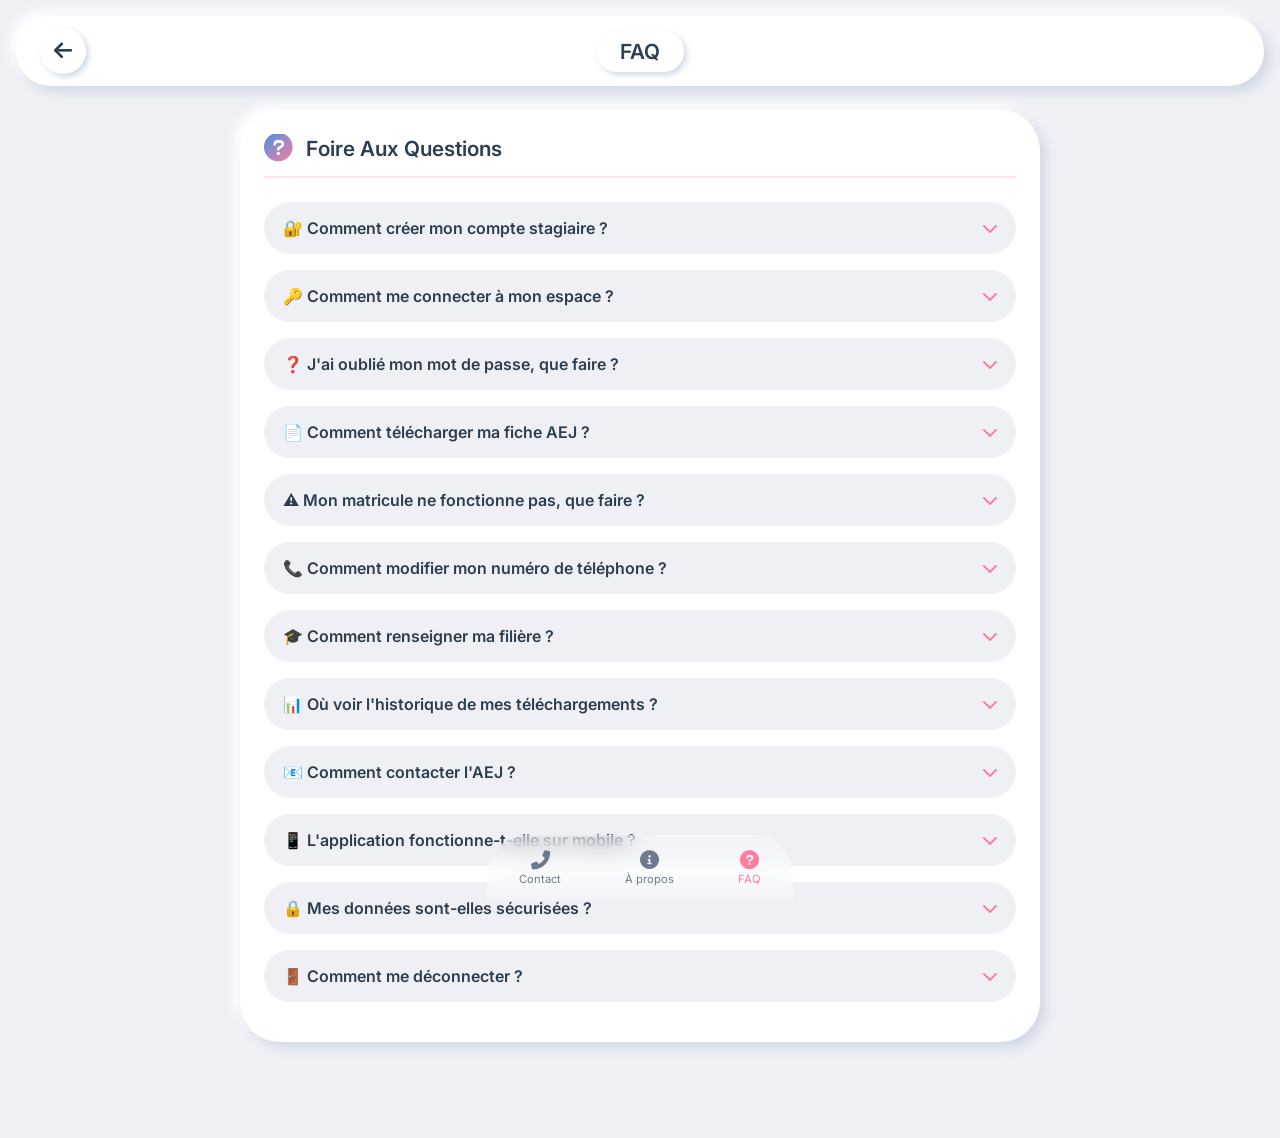
<file: faq.html>
<!DOCTYPE html>
<html lang="fr">
<head>
  <meta charset="UTF-8">
  <meta name="viewport" content="width=device-width, initial-scale=1.0, maximum-scale=5.0">
  
  <!-- SEO - Titre optimisé -->
  <title>AEJ Stagiaire • Foire Aux Questions (FAQ)</title>
  
  <!-- SEO - Meta description -->
  <meta name="description" content="FAQ de l'espace stagiaire AEJ. Réponses aux questions fréquentes : création de compte, téléchargement de fiche, mot de passe oublié, modification téléphone et plus.">
  <meta name="keywords" content="AEJ, FAQ, questions, réponses, stagiaire, aide, support, fiche AEJ, connexion, inscription">
  <meta name="author" content="Agence Emploi Jeunes">
  <meta name="robots" content="index, follow">
  
  <!-- Open Graph / Facebook -->
  <meta property="og:type" content="website">
  <meta property="og:url" content="https://ivan-26work.github.io/ma-fiche-aej/faq.html">
  <meta property="og:title" content="AEJ - FAQ | Foire Aux Questions">
  <meta property="og:description" content="Toutes les réponses à vos questions sur l'espace stagiaire AEJ.">
  <meta property="og:image" content="https://ivan-26work.github.io/ma-fiche-aej/assets/logo.png">
  <meta property="og:image:width" content="512">
  <meta property="og:image:height" content="512">
  <meta property="og:site_name" content="AEJ Espace Stagiaire">
  <meta property="og:locale" content="fr_FR">
  
  <!-- Twitter Cards -->
  <meta name="twitter:card" content="summary_large_image">
  <meta name="twitter:title" content="AEJ - FAQ">
  <meta name="twitter:description" content="Foire Aux Questions de l'espace stagiaire AEJ.">
  <meta name="twitter:image" content="https://ivan-26work.github.io/ma-fiche-aej/assets/logo.png">
  
  <!-- Structured Data / Schema.org -->
  <script type="application/ld+json">
  {
    "@context": "https://schema.org",
    "@type": "QAPage",
    "name": "FAQ Espace Stagiaire AEJ",
    "description": "Questions fréquentes sur l'espace stagiaire de l'Agence Emploi Jeunes",
    "url": "https://ivan-26work.github.io/ma-fiche-aej/faq.html",
    "publisher": {
      "@type": "Organization",
      "name": "Agence Emploi Jeunes",
      "logo": "https://ivan-26work.github.io/ma-fiche-aej/assets/logo.png"
    }
  }
  </script>
  
  <!-- Favicon -->
  <link rel="icon" type="image/png" href="assets/favicon.png">
  <link rel="apple-touch-icon" href="assets/logo.png">
  <link rel="canonical" href="https://ivan-26work.github.io/ma-fiche-aej/faq.html">
  
  <!-- Google Fonts -->
  <link href="https://fonts.googleapis.com/css2?family=Inter:wght@300;400;500;600;700&display=swap" rel="stylesheet">
  <!-- Font Awesome -->
  <link rel="stylesheet" href="https://cdnjs.cloudflare.com/ajax/libs/font-awesome/6.0.0-beta3/css/all.min.css">
  
  <style>
    * {
      margin: 0;
      padding: 0;
      box-sizing: border-box;
    }

    :root {
      --primary-blue: #4a90e2;
      --primary-pink: #ff7e9f;
      --gradient-main: linear-gradient(135deg, #4a90e2, #ff7e9f);
      --bg-soft: #eef0f5;
      --neu-shadow-light: 6px 6px 12px #d1d9e6, -6px -6px 12px #ffffff;
      --neu-shadow-medium: 8px 8px 16px #d1d9e6, -8px -8px 16px #ffffff;
      --neu-shadow-small: 3px 3px 6px #d1d9e6, -3px -3px 6px #ffffff;
      --text-dark: #2c3e50;
      --text-light: #6c7a8d;
      --card-bg: #ffffff;
    }

    body {
      font-family: 'Inter', sans-serif;
      background: var(--bg-soft);
      min-height: 100vh;
      color: var(--text-dark);
      padding: 1rem 1rem 80px 1rem;
    }

    /* Header */
    .header {
      position: sticky;
      top: 1rem;
      height: 70px;
      background: var(--card-bg);
      border-radius: 40px;
      padding: 0 1.5rem;
      display: flex;
      align-items: center;
      justify-content: space-between;
      box-shadow: var(--neu-shadow-light);
      margin-bottom: 1.5rem;
    }

    .back-btn {
      width: 46px;
      height: 46px;
      border-radius: 50%;
      display: flex;
      align-items: center;
      justify-content: center;
      background: var(--card-bg);
      box-shadow: var(--neu-shadow-small);
      color: var(--text-dark);
      text-decoration: none;
      font-size: 1.3rem;
      transition: all 0.2s;
    }

    .back-btn:hover {
      transform: translateX(-3px);
      color: var(--primary-pink);
    }

    .page-title {
      font-size: 1.3rem;
      font-weight: 600;
      padding: 0.5rem 1.5rem;
      border-radius: 40px;
      background: var(--card-bg);
      box-shadow: var(--neu-shadow-small);
      color: var(--text-dark);
    }

    .header-placeholder {
      width: 46px;
      height: 46px;
    }

    /* Main content */
    .main-content {
      max-width: 800px;
      margin: 0 auto;
    }

    /* FAQ Card */
    .faq-card {
      background: var(--card-bg);
      border-radius: 40px;
      padding: 1.5rem;
      margin-bottom: 1rem;
      box-shadow: var(--neu-shadow-light);
    }

    .card-header {
      display: flex;
      align-items: center;
      gap: 0.8rem;
      margin-bottom: 1.5rem;
      padding-bottom: 0.8rem;
      border-bottom: 2px solid rgba(255, 126, 159, 0.2);
    }

    .card-header i {
      font-size: 1.8rem;
      background: var(--gradient-main);
      -webkit-background-clip: text;
      background-clip: text;
      color: transparent;
    }

    .card-header h2 {
      font-size: 1.3rem;
      font-weight: 600;
      color: var(--text-dark);
    }

    /* FAQ Item */
    .faq-item {
      margin-bottom: 1rem;
      border-radius: 30px;
      background: var(--bg-soft);
      overflow: hidden;
      transition: all 0.2s;
    }

    .faq-question {
      display: flex;
      justify-content: space-between;
      align-items: center;
      padding: 1rem 1.2rem;
      cursor: pointer;
      font-weight: 600;
      color: var(--text-dark);
      background: var(--bg-soft);
      transition: all 0.2s;
    }

    .faq-question:hover {
      background: rgba(255, 126, 159, 0.1);
    }

    .faq-question i {
      color: var(--primary-pink);
      transition: transform 0.3s;
    }

    .faq-question.open i {
      transform: rotate(180deg);
    }

    .faq-answer {
      max-height: 0;
      padding: 0 1.2rem;
      overflow: hidden;
      transition: max-height 0.3s ease, padding 0.3s ease;
      color: var(--text-light);
      line-height: 1.5;
      font-size: 0.9rem;
    }

    .faq-answer.open {
      max-height: 500px;
      padding: 0 1.2rem 1rem 1.2rem;
    }

    .faq-answer a {
      color: var(--primary-pink);
      text-decoration: none;
    }

    .faq-answer a:hover {
      text-decoration: underline;
    }

    /* Footer navigation */
    .footer-nav {
      position: fixed;
      bottom: 0;
      left: 0;
      right: 0;
      height: 65px;
      background: rgba(255, 255, 255, 0.2);
      backdrop-filter: blur(10px);
      border-top: 1px solid rgba(255, 255, 255, 0.3);
      display: flex;
      justify-content: center;
      align-items: center;
      gap: 2rem;
      padding: 0 1rem;
      z-index: 90;
    }

    .footer-link {
      display: flex;
      flex-direction: column;
      align-items: center;
      gap: 0.2rem;
      color: var(--text-light);
      text-decoration: none;
      font-size: 0.7rem;
      transition: all 0.2s;
      padding: 0.5rem 1rem;
      border-radius: 30px;
    }

    .footer-link i {
      font-size: 1.2rem;
    }

    .footer-link:hover {
      color: var(--primary-pink);
      background: rgba(255, 255, 255, 0.3);
    }

    .footer-link.active {
      color: var(--primary-pink);
    }

    /* Responsive */
    @media (max-width: 600px) {
      body {
        padding: 0.8rem 0.8rem 75px 0.8rem;
      }

      .header {
        height: 60px;
        padding: 0 1rem;
      }

      .back-btn {
        width: 40px;
        height: 40px;
        font-size: 1.1rem;
      }

      .page-title {
        font-size: 1rem;
        padding: 0.3rem 1rem;
      }

      .header-placeholder {
        width: 40px;
        height: 40px;
      }

      .faq-card {
        padding: 1.2rem;
      }

      .card-header h2 {
        font-size: 1.1rem;
      }

      .faq-question {
        padding: 0.8rem 1rem;
        font-size: 0.9rem;
      }

      .faq-answer.open {
        padding: 0 1rem 0.8rem 1rem;
        font-size: 0.85rem;
      }

      .footer-nav {
        height: 55px;
        gap: 1rem;
      }

      .footer-link {
        padding: 0.3rem 0.8rem;
        font-size: 0.65rem;
      }

      .footer-link i {
        font-size: 1rem;
      }
    }

    @media (min-width: 768px) {
      .footer-nav {
        max-width: 400px;
        left: 50%;
        right: auto;
        transform: translateX(-50%);
        border-radius: 40px 40px 0 0;
        background: rgba(255, 255, 255, 0.3);
      }
    }

    /* Mode nuit */
    body.night-mode {
      --bg-soft: #1a1e24;
      --text-dark: #e0e0e0;
      --text-light: #a0b0c0;
      --card-bg: #23282f;
    }

    body.night-mode .header,
    body.night-mode .faq-card {
      background: var(--card-bg);
    }

    body.night-mode .faq-item {
      background: #2a3038;
    }

    body.night-mode .footer-nav {
      background: rgba(35, 40, 47, 0.4);
      border-top: 1px solid rgba(255, 255, 255, 0.1);
    }

    body.night-mode .footer-link:hover {
      background: rgba(255, 255, 255, 0.1);
    }

    .visually-hidden {
      position: absolute;
      width: 1px;
      height: 1px;
      padding: 0;
      margin: -1px;
      overflow: hidden;
      clip: rect(0, 0, 0, 0);
      white-space: nowrap;
      border: 0;
    }
  </style>
</head>
<body>
  <h1 class="visually-hidden">FAQ - Foire Aux Questions Espace Stagiaire AEJ</h1>

  <!-- HEADER AVEC RETOUR -->
  <header class="header">
    <a href="index.html" class="back-btn" id="backBtn" aria-label="Retour à l'accueil">
      <i class="fas fa-arrow-left"></i>
    </a>
    <span class="page-title">FAQ</span>
    <div class="header-placeholder"></div>
  </header>

  <!-- CONTENU PRINCIPAL -->
  <main class="main-content">
    <div class="faq-card">
      <div class="card-header">
        <i class="fas fa-question-circle"></i>
        <h2>Foire Aux Questions</h2>
      </div>

      <!-- FAQ Items -->
      <div class="faq-item">
        <div class="faq-question">
          <span>🔐 Comment créer mon compte stagiaire ?</span>
          <i class="fas fa-chevron-down"></i>
        </div>
        <div class="faq-answer">
          Rendez-vous sur la page <a href="auth.html">Connexion</a>, cliquez sur "Inscription". Saisissez votre email, votre mot de passe, confirmez-le et acceptez les conditions d'utilisation. Un email de confirmation vous sera envoyé. Après inscription, vous devrez renseigner vos informations personnelles (nom, prénom, matricule, téléphone) dans l'overlay qui apparaît.
        </div>
      </div>

      <div class="faq-item">
        <div class="faq-question">
          <span>🔑 Comment me connecter à mon espace ?</span>
          <i class="fas fa-chevron-down"></i>
        </div>
        <div class="faq-answer">
          Allez sur <a href="auth.html">Connexion</a>, onglet "Connexion". Saisissez votre email et votre mot de passe. Cochez "Se souvenir de moi" si vous êtes sur un appareil personnel. Cliquez sur "Se connecter".
        </div>
      </div>

      <div class="faq-item">
        <div class="faq-question">
          <span>❓ J'ai oublié mon mot de passe, que faire ?</span>
          <i class="fas fa-chevron-down"></i>
        </div>
        <div class="faq-answer">
          Sur la page de connexion, cliquez sur "Mot de passe oublié ?". Saisissez votre email, puis cliquez sur "Envoyer". Vous recevrez un lien de réinitialisation par email.
        </div>
      </div>

      <div class="faq-item">
        <div class="faq-question">
          <span>📄 Comment télécharger ma fiche AEJ ?</span>
          <i class="fas fa-chevron-down"></i>
        </div>
        <div class="faq-answer">
          Une fois connecté sur la page d'accueil, saisissez votre matricule (8 chiffres + 1 lettre) dans les 9 cases. Dès que la dernière case est remplie, votre fiche s'affiche automatiquement. Cliquez sur le bouton 📥 pour la télécharger.
        </div>
      </div>

      <div class="faq-item">
        <div class="faq-question">
          <span>⚠️ Mon matricule ne fonctionne pas, que faire ?</span>
          <i class="fas fa-chevron-down"></i>
        </div>
        <div class="faq-answer">
          Vérifiez que vous saisissez bien votre matricule exact (ex: 16167122 F). Assurez-vous que votre compte est bien renseigné dans votre profil. Si le problème persiste, contactez l'AEJ via <a href="contact.html">Contact</a>.
        </div>
      </div>

      <div class="faq-item">
        <div class="faq-question">
          <span>📞 Comment modifier mon numéro de téléphone ?</span>
          <i class="fas fa-chevron-down"></i>
        </div>
        <div class="faq-answer">
          Allez sur <a href="profil.html">Mon Profil</a>. Cliquez sur le stylo ✏️ à côté de votre numéro de téléphone. Saisissez votre nouveau numéro (10 chiffres) et cliquez sur "Sauvegarder".
        </div>
      </div>

      <div class="faq-item">
        <div class="faq-question">
          <span>🎓 Comment renseigner ma filière ?</span>
          <i class="fas fa-chevron-down"></i>
        </div>
        <div class="faq-answer">
          Allez sur <a href="profil.html">Mon Profil</a>. Cliquez sur le bouton "+" à côté de "Filière". Attention, cette action est <strong>définitive</strong> et ne pourra pas être modifiée par la suite.
        </div>
      </div>

      <div class="faq-item">
        <div class="faq-question">
          <span>📊 Où voir l'historique de mes téléchargements ?</span>
          <i class="fas fa-chevron-down"></i>
        </div>
        <div class="faq-answer">
          Allez sur <a href="profil.html">Mon Profil</a>. Dans la carte "Derniers accès", vous trouverez les 10 derniers téléchargements de votre fiche avec les dates.
        </div>
      </div>

      <div class="faq-item">
        <div class="faq-question">
          <span>📧 Comment contacter l'AEJ ?</span>
          <i class="fas fa-chevron-down"></i>
        </div>
        <div class="faq-answer">
          Allez sur <a href="contact.html">Contact</a>. Vous y trouverez les numéros de téléphone (clic pour appeler), l'email (clic pour envoyer un message) et le lien WhatsApp.
        </div>
      </div>

      <div class="faq-item">
        <div class="faq-question">
          <span>📱 L'application fonctionne-t-elle sur mobile ?</span>
          <i class="fas fa-chevron-down"></i>
        </div>
        <div class="faq-answer">
          Oui, le site est entièrement responsive et optimisé pour les mobiles (smartphones et tablettes).
        </div>
      </div>

      <div class="faq-item">
        <div class="faq-question">
          <span>🔒 Mes données sont-elles sécurisées ?</span>
          <i class="fas fa-chevron-down"></i>
        </div>
        <div class="faq-answer">
          Oui, toutes les données sont stockées sur Supabase avec des politiques de sécurité RLS. Consultez la page <a href="confidentialite.html">Confidentialité</a> pour plus de détails.
        </div>
      </div>

      <div class="faq-item">
        <div class="faq-question">
          <span>🚪 Comment me déconnecter ?</span>
          <i class="fas fa-chevron-down"></i>
        </div>
        <div class="faq-answer">
          Cliquez sur "Profil" dans le footer, puis sur le bouton "Déconnexion" en bas de la page.
        </div>
      </div>
    </div>
  </main>

  <!-- FOOTER NAVIGATION -->
  <footer class="footer-nav">
    <a href="contact.html" class="footer-link">
      <i class="fas fa-phone-alt"></i>
      <span>Contact</span>
    </a>
    <a href="apropos.html" class="footer-link">
      <i class="fas fa-info-circle"></i>
      <span>À propos</span>
    </a>
    <a href="faq.html" class="footer-link active">
      <i class="fas fa-question-circle"></i>
      <span>FAQ</span>
    </a>
  </footer>

  <script>
    // Thème
    const savedTheme = localStorage.getItem('theme');
    if (savedTheme === 'night') {
      document.body.classList.add('night-mode');
    }

    // Accordéon FAQ
    document.querySelectorAll('.faq-question').forEach(question => {
      question.addEventListener('click', () => {
        const answer = question.nextElementSibling;
        const isOpen = answer.classList.contains('open');
        
        // Fermer tous les autres
        document.querySelectorAll('.faq-answer').forEach(a => {
          a.classList.remove('open');
        });
        document.querySelectorAll('.faq-question').forEach(q => {
          q.classList.remove('open');
        });
        
        // Ouvrir celui-ci si pas ouvert
        if (!isOpen) {
          answer.classList.add('open');
          question.classList.add('open');
        }
      });
    });
  </script>
</body>
</html>
</file>
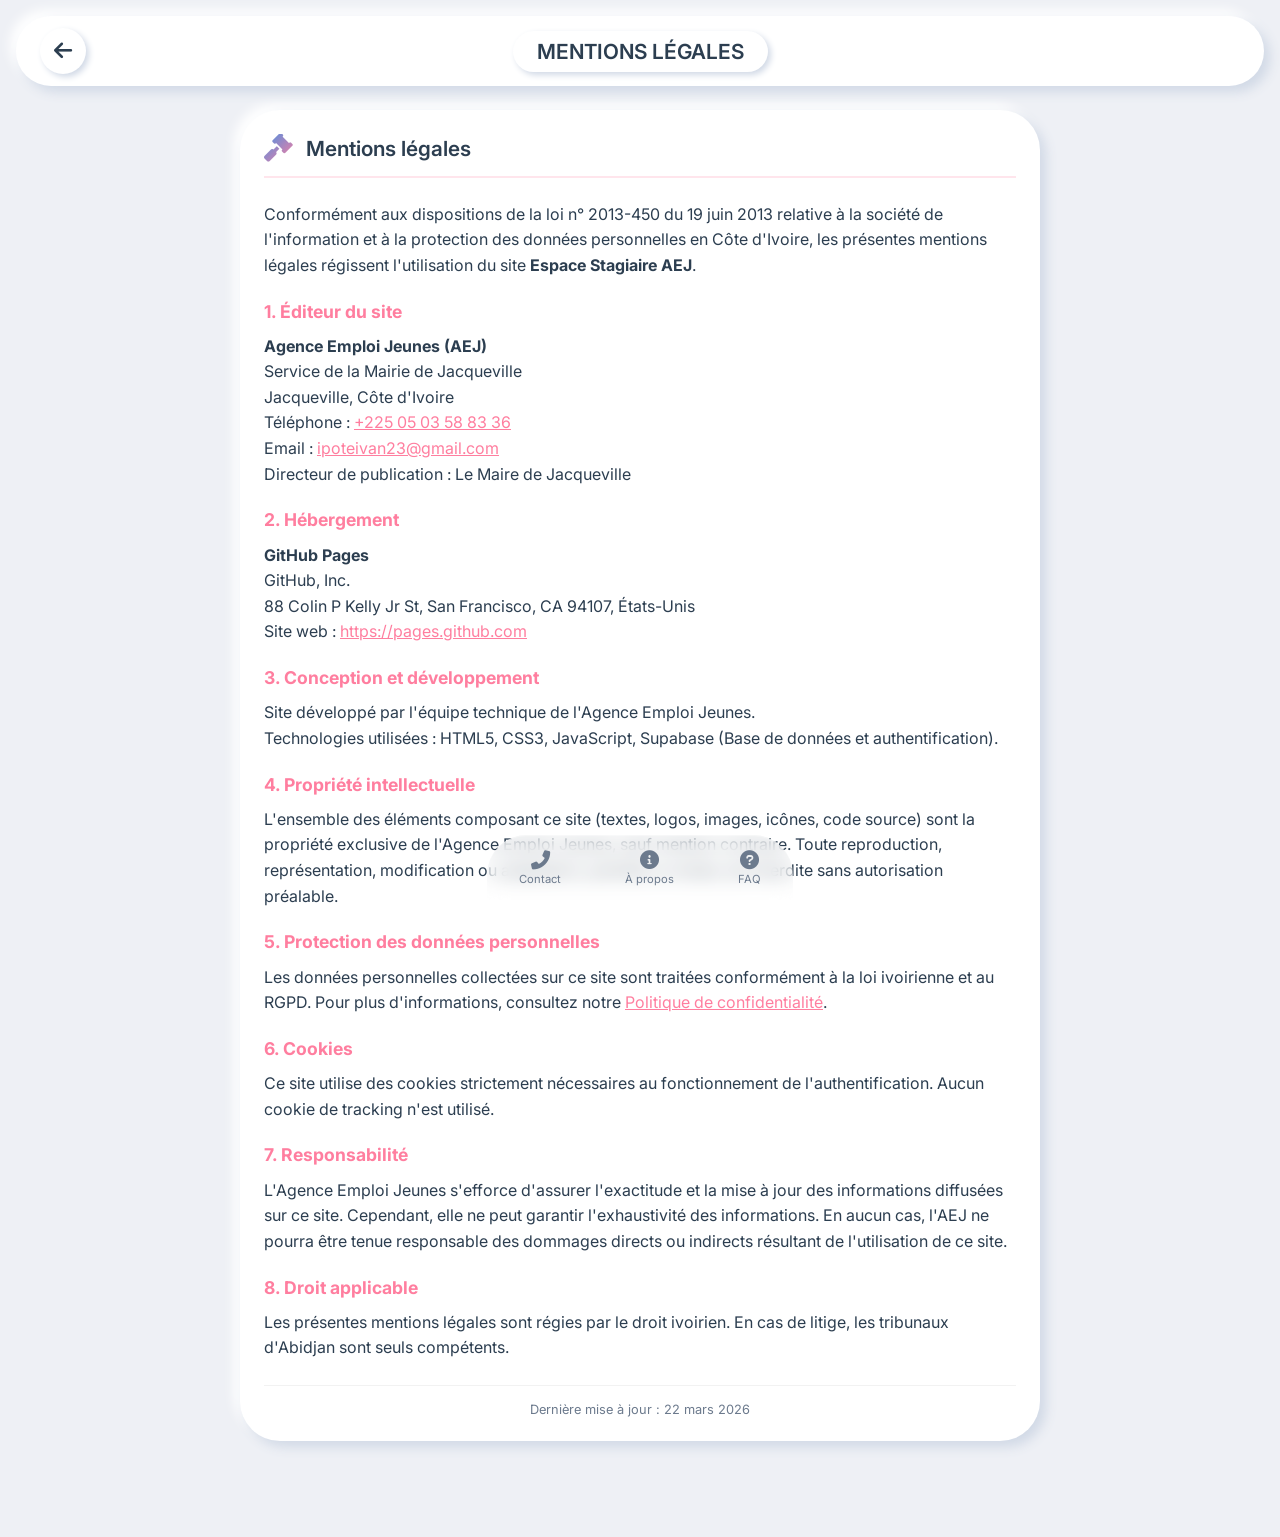
<file: mentions.html>
<!DOCTYPE html>
<html lang="fr">
<head>
  <meta charset="UTF-8">
  <meta name="viewport" content="width=device-width, initial-scale=1.0, maximum-scale=5.0">
  
  <!-- SEO - Titre optimisé -->
  <title>AEJ Stagiaire • Mentions légales</title>
  
  <!-- SEO - Meta description -->
  <meta name="description" content="Mentions légales de l'espace stagiaire AEJ. Éditeur, hébergement, conditions d'utilisation et protection des données personnelles.">
  <meta name="keywords" content="AEJ, mentions légales, éditeur, hébergement, conditions d'utilisation, RGPD">
  <meta name="author" content="Agence Emploi Jeunes">
  <meta name="robots" content="index, follow">
  
  <!-- Open Graph / Facebook -->
  <meta property="og:type" content="website">
  <meta property="og:url" content="https://ivan-26work.github.io/ma-fiche-aej/mentions.html">
  <meta property="og:title" content="AEJ - Mentions légales">
  <meta property="og:description" content="Mentions légales de l'espace stagiaire AEJ.">
  <meta property="og:image" content="https://ivan-26work.github.io/ma-fiche-aej/assets/logo.png">
  <meta property="og:image:width" content="512">
  <meta property="og:image:height" content="512">
  <meta property="og:site_name" content="AEJ Espace Stagiaire">
  <meta property="og:locale" content="fr_FR">
  
  <!-- Twitter Cards -->
  <meta name="twitter:card" content="summary_large_image">
  <meta name="twitter:title" content="AEJ - Mentions légales">
  <meta name="twitter:description" content="Mentions légales de l'espace stagiaire AEJ.">
  <meta name="twitter:image" content="https://ivan-26work.github.io/ma-fiche-aej/assets/logo.png">
  
  <!-- Structured Data / Schema.org -->
  <script type="application/ld+json">
  {
    "@context": "https://schema.org",
    "@type": "WebPage",
    "name": "Mentions légales",
    "description": "Mentions légales de l'espace stagiaire de l'Agence Emploi Jeunes",
    "url": "https://ivan-26work.github.io/ma-fiche-aej/mentions.html",
    "publisher": {
      "@type": "Organization",
      "name": "Agence Emploi Jeunes",
      "logo": "https://ivan-26work.github.io/ma-fiche-aej/assets/logo.png"
    }
  }
  </script>
  
  <!-- Favicon -->
  <link rel="icon" type="image/png" href="assets/favicon.png">
  <link rel="apple-touch-icon" href="assets/logo.png">
  <link rel="canonical" href="https://ivan-26work.github.io/ma-fiche-aej/mentions.html">
  
  <!-- Google Fonts -->
  <link href="https://fonts.googleapis.com/css2?family=Inter:wght@300;400;500;600;700&display=swap" rel="stylesheet">
  <!-- Font Awesome -->
  <link rel="stylesheet" href="https://cdnjs.cloudflare.com/ajax/libs/font-awesome/6.0.0-beta3/css/all.min.css">
  
  <style>
    * {
      margin: 0;
      padding: 0;
      box-sizing: border-box;
    }

    :root {
      --primary-blue: #4a90e2;
      --primary-pink: #ff7e9f;
      --gradient-main: linear-gradient(135deg, #4a90e2, #ff7e9f);
      --bg-soft: #eef0f5;
      --neu-shadow-light: 6px 6px 12px #d1d9e6, -6px -6px 12px #ffffff;
      --neu-shadow-medium: 8px 8px 16px #d1d9e6, -8px -8px 16px #ffffff;
      --neu-shadow-small: 3px 3px 6px #d1d9e6, -3px -3px 6px #ffffff;
      --text-dark: #2c3e50;
      --text-light: #6c7a8d;
      --card-bg: #ffffff;
    }

    body {
      font-family: 'Inter', sans-serif;
      background: var(--bg-soft);
      min-height: 100vh;
      color: var(--text-dark);
      padding: 1rem 1rem 80px 1rem;
    }

    /* Header */
    .header {
      position: sticky;
      top: 1rem;
      height: 70px;
      background: var(--card-bg);
      border-radius: 40px;
      padding: 0 1.5rem;
      display: flex;
      align-items: center;
      justify-content: space-between;
      box-shadow: var(--neu-shadow-light);
      margin-bottom: 1.5rem;
    }

    .back-btn {
      width: 46px;
      height: 46px;
      border-radius: 50%;
      display: flex;
      align-items: center;
      justify-content: center;
      background: var(--card-bg);
      box-shadow: var(--neu-shadow-small);
      color: var(--text-dark);
      text-decoration: none;
      font-size: 1.3rem;
      transition: all 0.2s;
    }

    .back-btn:hover {
      transform: translateX(-3px);
      color: var(--primary-pink);
    }

    .page-title {
      font-size: 1.3rem;
      font-weight: 600;
      padding: 0.5rem 1.5rem;
      border-radius: 40px;
      background: var(--card-bg);
      box-shadow: var(--neu-shadow-small);
      color: var(--text-dark);
    }

    .header-placeholder {
      width: 46px;
      height: 46px;
    }

    /* Main content */
    .main-content {
      max-width: 800px;
      margin: 0 auto;
    }

    /* Legal Card */
    .legal-card {
      background: var(--card-bg);
      border-radius: 40px;
      padding: 1.5rem;
      margin-bottom: 1rem;
      box-shadow: var(--neu-shadow-light);
    }

    .card-header {
      display: flex;
      align-items: center;
      gap: 0.8rem;
      margin-bottom: 1.5rem;
      padding-bottom: 0.8rem;
      border-bottom: 2px solid rgba(255, 126, 159, 0.2);
    }

    .card-header i {
      font-size: 1.8rem;
      background: var(--gradient-main);
      -webkit-background-clip: text;
      background-clip: text;
      color: transparent;
    }

    .card-header h2 {
      font-size: 1.3rem;
      font-weight: 600;
      color: var(--text-dark);
    }

    .legal-content {
      line-height: 1.6;
      color: var(--text-dark);
    }

    .legal-content p {
      margin-bottom: 1rem;
    }

    .legal-content h3 {
      font-size: 1.1rem;
      margin: 1.2rem 0 0.5rem 0;
      color: var(--primary-pink);
    }

    .legal-content ul {
      margin: 0.5rem 0 1rem 1.5rem;
    }

    .legal-content li {
      margin-bottom: 0.3rem;
    }

    .legal-date {
      margin-top: 1.5rem;
      padding-top: 1rem;
      border-top: 1px solid rgba(0, 0, 0, 0.05);
      font-size: 0.8rem;
      color: var(--text-light);
      text-align: center;
    }

    /* Footer navigation */
    .footer-nav {
      position: fixed;
      bottom: 0;
      left: 0;
      right: 0;
      height: 65px;
      background: rgba(255, 255, 255, 0.2);
      backdrop-filter: blur(10px);
      border-top: 1px solid rgba(255, 255, 255, 0.3);
      display: flex;
      justify-content: center;
      align-items: center;
      gap: 2rem;
      padding: 0 1rem;
      z-index: 90;
    }

    .footer-link {
      display: flex;
      flex-direction: column;
      align-items: center;
      gap: 0.2rem;
      color: var(--text-light);
      text-decoration: none;
      font-size: 0.7rem;
      transition: all 0.2s;
      padding: 0.5rem 1rem;
      border-radius: 30px;
    }

    .footer-link i {
      font-size: 1.2rem;
    }

    .footer-link:hover {
      color: var(--primary-pink);
      background: rgba(255, 255, 255, 0.3);
    }

    .footer-link.active {
      color: var(--primary-pink);
    }

    /* Responsive */
    @media (max-width: 600px) {
      body {
        padding: 0.8rem 0.8rem 75px 0.8rem;
      }

      .header {
        height: 60px;
        padding: 0 1rem;
      }

      .back-btn {
        width: 40px;
        height: 40px;
        font-size: 1.1rem;
      }

      .page-title {
        font-size: 1rem;
        padding: 0.3rem 1rem;
      }

      .header-placeholder {
        width: 40px;
        height: 40px;
      }

      .legal-card {
        padding: 1.2rem;
      }

      .card-header h2 {
        font-size: 1.1rem;
      }

      .footer-nav {
        height: 55px;
        gap: 1rem;
      }

      .footer-link {
        padding: 0.3rem 0.8rem;
        font-size: 0.65rem;
      }

      .footer-link i {
        font-size: 1rem;
      }
    }

    @media (min-width: 768px) {
      .footer-nav {
        max-width: 450px;
        left: 50%;
        right: auto;
        transform: translateX(-50%);
        border-radius: 40px 40px 0 0;
        background: rgba(255, 255, 255, 0.3);
      }
    }

    /* Mode nuit */
    body.night-mode {
      --bg-soft: #1a1e24;
      --text-dark: #e0e0e0;
      --text-light: #a0b0c0;
      --card-bg: #23282f;
    }

    body.night-mode .header,
    body.night-mode .legal-card {
      background: var(--card-bg);
    }

    body.night-mode .footer-nav {
      background: rgba(35, 40, 47, 0.4);
      border-top: 1px solid rgba(255, 255, 255, 0.1);
    }

    .visually-hidden {
      position: absolute;
      width: 1px;
      height: 1px;
      padding: 0;
      margin: -1px;
      overflow: hidden;
      clip: rect(0, 0, 0, 0);
      white-space: nowrap;
      border: 0;
    }
  </style>
</head>
<body>
  <h1 class="visually-hidden">Mentions légales - Espace Stagiaire AEJ</h1>

  <!-- HEADER AVEC RETOUR -->
  <header class="header">
    <a href="index.html" class="back-btn" id="backBtn" aria-label="Retour à l'accueil">
      <i class="fas fa-arrow-left"></i>
    </a>
    <span class="page-title">MENTIONS LÉGALES</span>
    <div class="header-placeholder"></div>
  </header>

  <!-- CONTENU PRINCIPAL -->
  <main class="main-content">
    <div class="legal-card">
      <div class="card-header">
        <i class="fas fa-gavel"></i>
        <h2>Mentions légales</h2>
      </div>
      
      <div class="legal-content">
        <p>Conformément aux dispositions de la loi n° 2013-450 du 19 juin 2013 relative à la société de l'information et à la protection des données personnelles en Côte d'Ivoire, les présentes mentions légales régissent l'utilisation du site <strong>Espace Stagiaire AEJ</strong>.</p>
        
        <h3>1. Éditeur du site</h3>
        <p><strong>Agence Emploi Jeunes (AEJ)</strong><br>
        Service de la Mairie de Jacqueville<br>
        Jacqueville, Côte d'Ivoire<br>
        Téléphone : <a href="tel:+2250503588336" style="color: var(--primary-pink);">+225 05 03 58 83 36</a><br>
        Email : <a href="mailto:ipoteivan23@gmail.com" style="color: var(--primary-pink);">ipoteivan23@gmail.com</a><br>
        Directeur de publication : Le Maire de Jacqueville</p>
        
        <h3>2. Hébergement</h3>
        <p><strong>GitHub Pages</strong><br>
        GitHub, Inc.<br>
        88 Colin P Kelly Jr St, San Francisco, CA 94107, États-Unis<br>
        Site web : <a href="https://pages.github.com" target="_blank" style="color: var(--primary-pink);">https://pages.github.com</a></p>
        
        <h3>3. Conception et développement</h3>
        <p>Site développé par l'équipe technique de l'Agence Emploi Jeunes.<br>
        Technologies utilisées : HTML5, CSS3, JavaScript, Supabase (Base de données et authentification).</p>
        
        <h3>4. Propriété intellectuelle</h3>
        <p>L'ensemble des éléments composant ce site (textes, logos, images, icônes, code source) sont la propriété exclusive de l'Agence Emploi Jeunes, sauf mention contraire. Toute reproduction, représentation, modification ou adaptation, partielle ou totale, est interdite sans autorisation préalable.</p>
        
        <h3>5. Protection des données personnelles</h3>
        <p>Les données personnelles collectées sur ce site sont traitées conformément à la loi ivoirienne et au RGPD. Pour plus d'informations, consultez notre <a href="confidentialite.html" style="color: var(--primary-pink);">Politique de confidentialité</a>.</p>
        
        <h3>6. Cookies</h3>
        <p>Ce site utilise des cookies strictement nécessaires au fonctionnement de l'authentification. Aucun cookie de tracking n'est utilisé.</p>
        
        <h3>7. Responsabilité</h3>
        <p>L'Agence Emploi Jeunes s'efforce d'assurer l'exactitude et la mise à jour des informations diffusées sur ce site. Cependant, elle ne peut garantir l'exhaustivité des informations. En aucun cas, l'AEJ ne pourra être tenue responsable des dommages directs ou indirects résultant de l'utilisation de ce site.</p>
        
        <h3>8. Droit applicable</h3>
        <p>Les présentes mentions légales sont régies par le droit ivoirien. En cas de litige, les tribunaux d'Abidjan sont seuls compétents.</p>
      </div>
      
      <div class="legal-date">
        Dernière mise à jour : 22 mars 2026
      </div>
    </div>
  </main>

  <!-- FOOTER NAVIGATION -->
  <footer class="footer-nav">
    <a href="contact.html" class="footer-link">
      <i class="fas fa-phone-alt"></i>
      <span>Contact</span>
    </a>
    <a href="apropos.html" class="footer-link">
      <i class="fas fa-info-circle"></i>
      <span>À propos</span>
    </a>
    <a href="faq.html" class="footer-link">
      <i class="fas fa-question-circle"></i>
      <span>FAQ</span>
    </a>
  </footer>

  <script>
    // Thème
    const savedTheme = localStorage.getItem('theme');
    if (savedTheme === 'night') {
      document.body.classList.add('night-mode');
    }
  </script>
</body>
</html>
</file>
